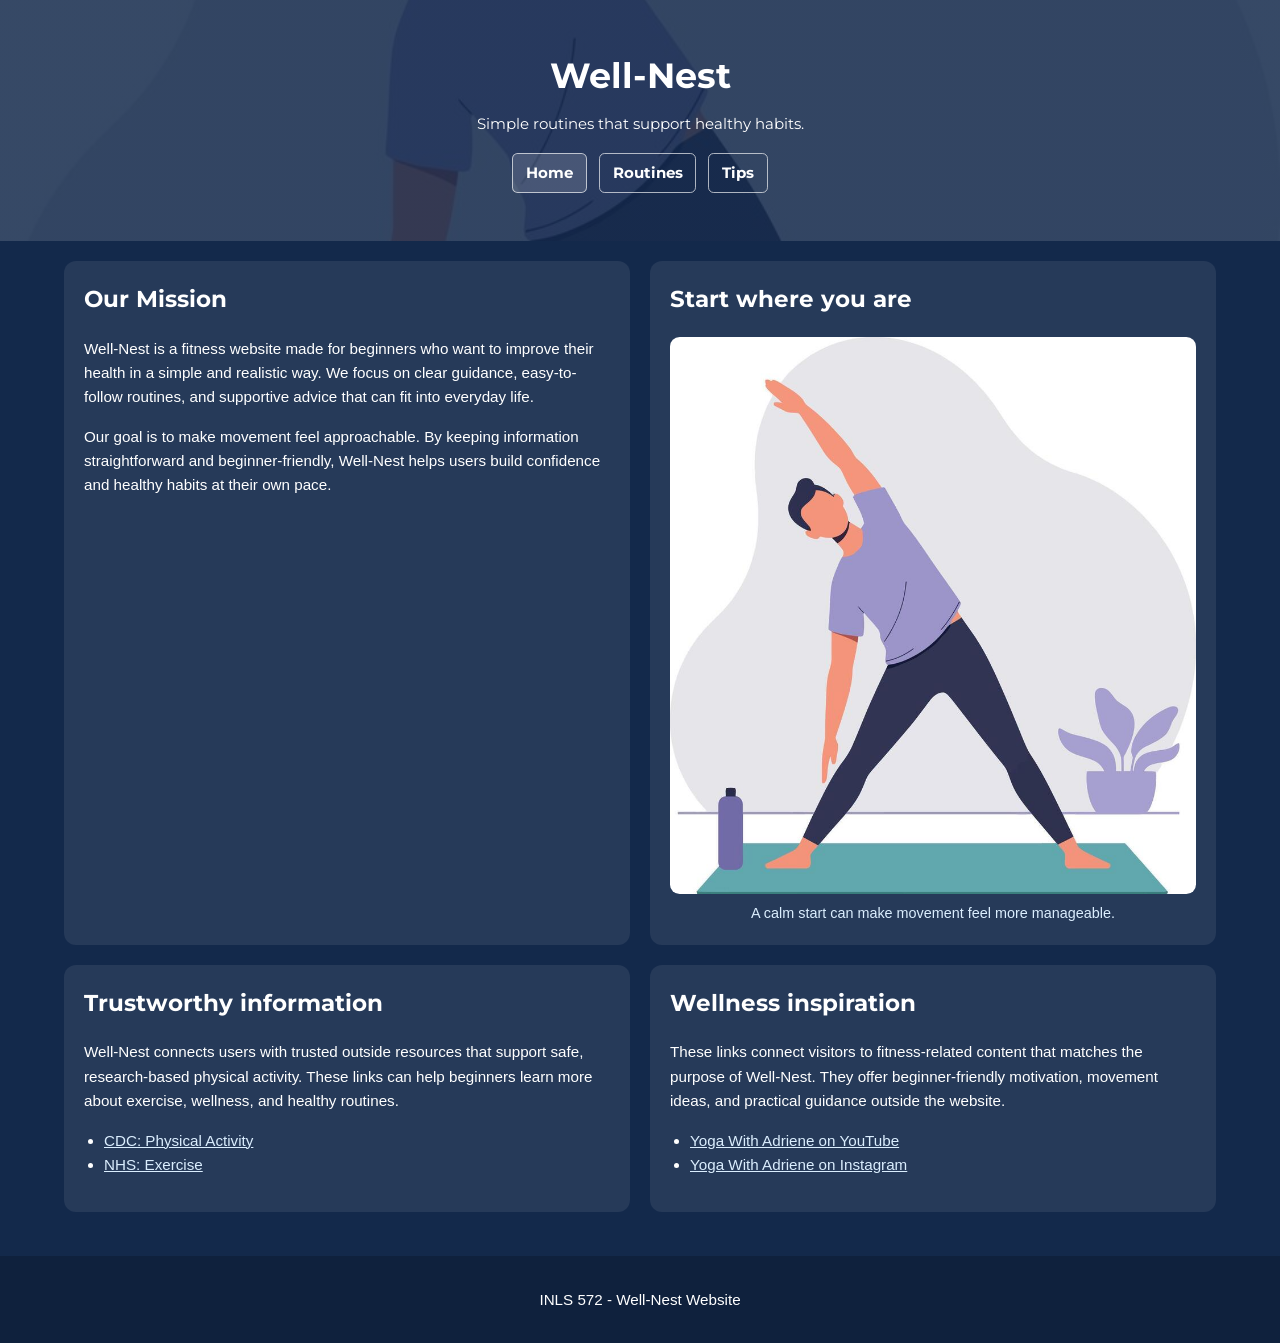
<file: INLS572/index.html>
<!DOCTYPE html>
<html lang="en">
<head>
    <meta charset="utf-8">
    <meta name="viewport" content="width=device-width, initial-scale=1.0">
    <title>Well-Nest | Home</title>

    <link rel="preconnect" href="https://fonts.googleapis.com">
    <link rel="preconnect" href="https://fonts.gstatic.com" crossorigin>
    <link href="https://fonts.googleapis.com/css2?family=Montserrat:wght@400;700&display=swap" rel="stylesheet">

    <link rel="stylesheet" href="css/style.css">
</head>

<body>
    <header class="site-header">
        <div class="hero">
            <h1>Well-Nest</h1>
            <p class="tagline">Simple routines that support healthy habits.</p>
            <nav class="site-nav" aria-label="Primary">
                <a href="index.html" aria-current="page">Home</a>
                <a href="routines.html">Routines</a>
                <a href="tips.html">Tips</a>
            </nav>
        </div>
    </header>

    <main class="home-layout">
        <section class="home-mission">
            <h2>Our Mission</h2>
            <p>
                Well-Nest is a fitness website made for beginners who want to improve their health
                in a simple and realistic way. We focus on clear guidance, easy-to-follow routines,
                and supportive advice that can fit into everyday life.
            </p>
            <p>
                Our goal is to make movement feel approachable. By keeping information
                straightforward and beginner-friendly, Well-Nest helps users build confidence and
                healthy habits at their own pace.
            </p>
        </section>

        <section class="home-image">
            <h2>Start where you are</h2>
            <figure class="home-figure">
                <img src="images/image1.jpg" alt="A person stretching in a calm indoor space" class="featured-img">
                <figcaption>A calm start can make movement feel more manageable.</figcaption>
            </figure>
        </section>

        <section class="home-trust">
            <h2>Trustworthy information</h2>
            <p>
                Well-Nest connects users with trusted outside resources that support safe,
                research-based physical activity. These links can help beginners learn more about
                exercise, wellness, and healthy routines.
            </p>
            <ul>
                <li><a href="https://www.cdc.gov/physicalactivity/" target="_blank" rel="noopener">CDC: Physical Activity</a></li>
                <li><a href="https://www.nhs.uk/live-well/exercise/" target="_blank" rel="noopener">NHS: Exercise</a></li>
            </ul>
        </section>

        <section class="home-links">
            <h2>Wellness inspiration</h2>
            <p>
                These links connect visitors to fitness-related content that matches the purpose of
                Well-Nest. They offer beginner-friendly motivation, movement ideas, and practical
                guidance outside the website.
            </p>
            <ul>
                <li>
                    <a href="https://www.youtube.com/@yogawithadriene" target="_blank" rel="noopener">
                        Yoga With Adriene on YouTube
                    </a>
                </li>
                <li>
                    <a href="https://www.instagram.com/yogawithadriene/" target="_blank" rel="noopener">
                        Yoga With Adriene on Instagram
                    </a>
                </li>
            </ul>
        </section>
    </main>

    <footer>
        <p>INLS 572 - Well-Nest Website</p>
    </footer>
</body>
</html>
</file>
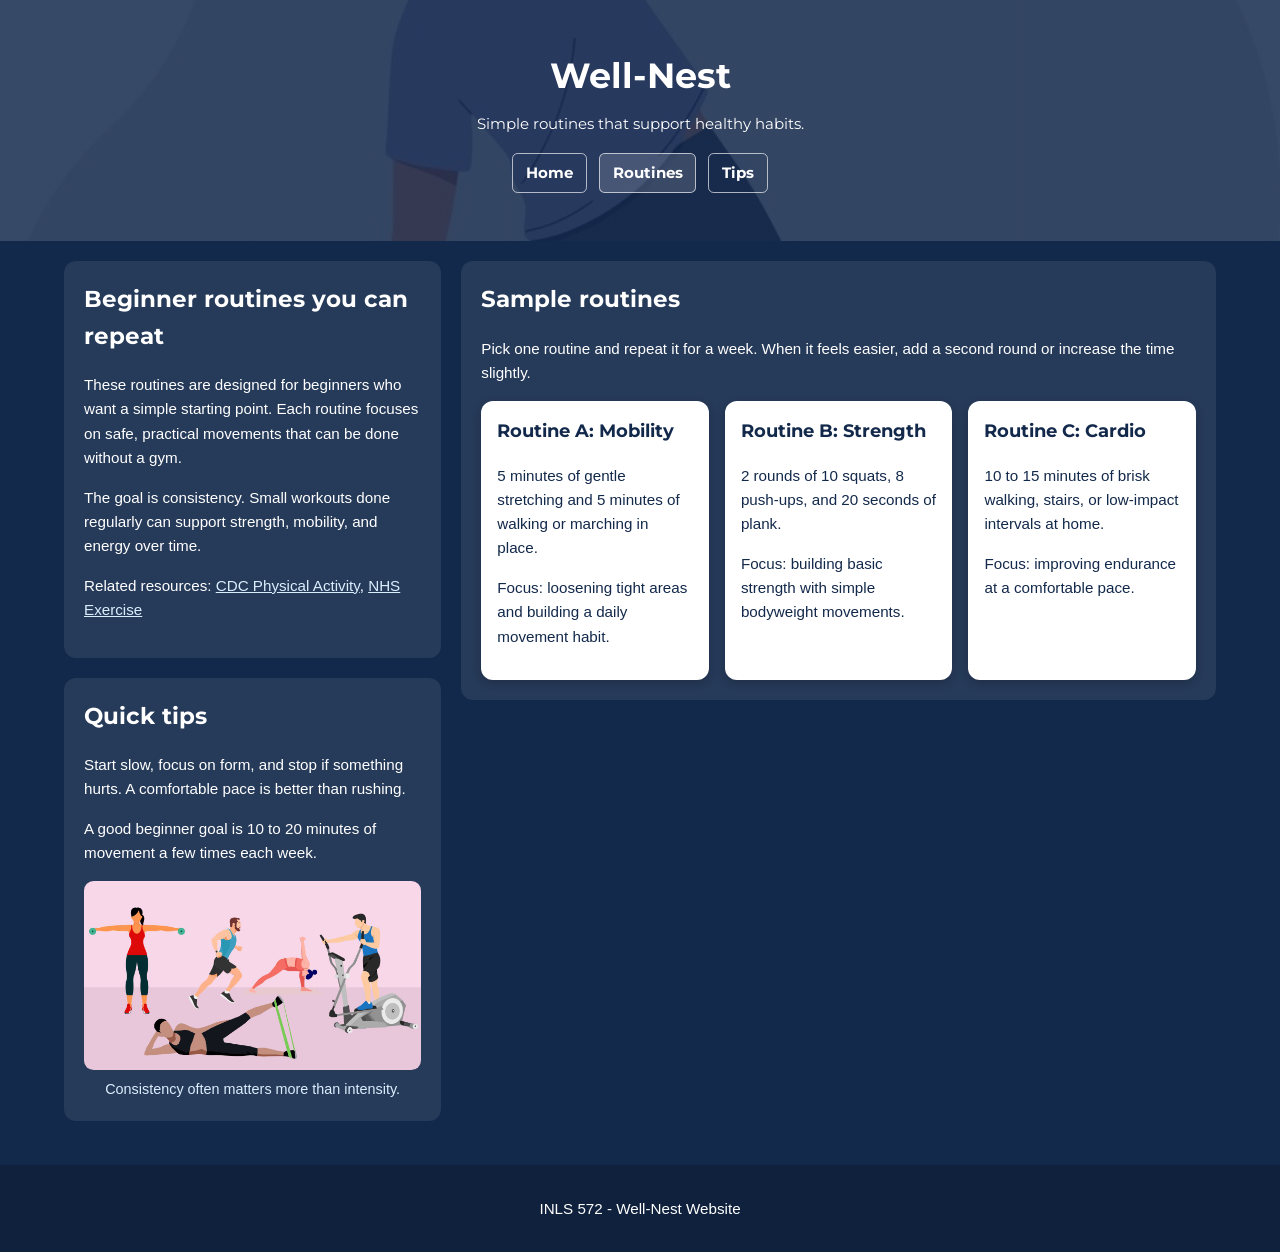
<file: INLS572/routines.html>
<!DOCTYPE html>
<html lang="en">
<head>
    <meta charset="utf-8">
    <meta name="viewport" content="width=device-width, initial-scale=1.0">
    <title>Well-Nest | Routines</title>

    <link rel="preconnect" href="https://fonts.googleapis.com">
    <link rel="preconnect" href="https://fonts.gstatic.com" crossorigin>
    <link href="https://fonts.googleapis.com/css2?family=Montserrat:wght@400;700&display=swap" rel="stylesheet">

    <link rel="stylesheet" href="css/style.css">
</head>

<body>
    <header class="site-header">
        <div class="hero">
            <h1>Well-Nest</h1>
            <p class="tagline">Simple routines that support healthy habits.</p>

            <nav class="site-nav" aria-label="Primary">
                <a href="index.html">Home</a>
                <a href="routines.html" aria-current="page">Routines</a>
                <a href="tips.html">Tips</a>
            </nav>
        </div>
    </header>

    <main class="page-grid">
        <section class="intro">
            <h2>Beginner routines you can repeat</h2>
            <p>
                These routines are designed for beginners who want a simple starting point. Each routine focuses on safe,
                practical movements that can be done without a gym.
            </p>
            <p>
                The goal is consistency. Small workouts done regularly can support strength, mobility, and energy over time.
            </p>
            <p>
                Related resources:
                <a href="https://www.cdc.gov/physicalactivity/" target="_blank" rel="noopener">CDC Physical Activity</a>,
                <a href="https://www.nhs.uk/live-well/exercise/" target="_blank" rel="noopener">NHS Exercise</a>
            </p>
        </section>

        <aside class="sidebar">
            <h2>Quick tips</h2>
            <p>
                Start slow, focus on form, and stop if something hurts. A comfortable pace is better than rushing.
            </p>
            <p>
                A good beginner goal is 10 to 20 minutes of movement a few times each week.
            </p>

            <figure class="side-figure">
                <img src="images/routine.jpg" alt="People doing simple at-home workouts" class="featured-img">
                <figcaption>Consistency often matters more than intensity.</figcaption>
            </figure>
        </aside>

        <section class="routine-section">
            <h2>Sample routines</h2>
            <p>
                Pick one routine and repeat it for a week. When it feels easier, add a second round or increase the time slightly.
            </p>

            <div class="routine-cards">
                <article class="card">
                    <h3>Routine A: Mobility</h3>
                    <p>5 minutes of gentle stretching and 5 minutes of walking or marching in place.</p>
                    <p>Focus: loosening tight areas and building a daily movement habit.</p>
                </article>

                <article class="card">
                    <h3>Routine B: Strength</h3>
                    <p>2 rounds of 10 squats, 8 push-ups, and 20 seconds of plank.</p>
                    <p>Focus: building basic strength with simple bodyweight movements.</p>
                </article>

                <article class="card">
                    <h3>Routine C: Cardio</h3>
                    <p>10 to 15 minutes of brisk walking, stairs, or low-impact intervals at home.</p>
                    <p>Focus: improving endurance at a comfortable pace.</p>
                </article>
            </div>
        </section>
    </main>

    <footer>
        <p>INLS 572 - Well-Nest Website</p>
    </footer>
</body>
</html>
</file>
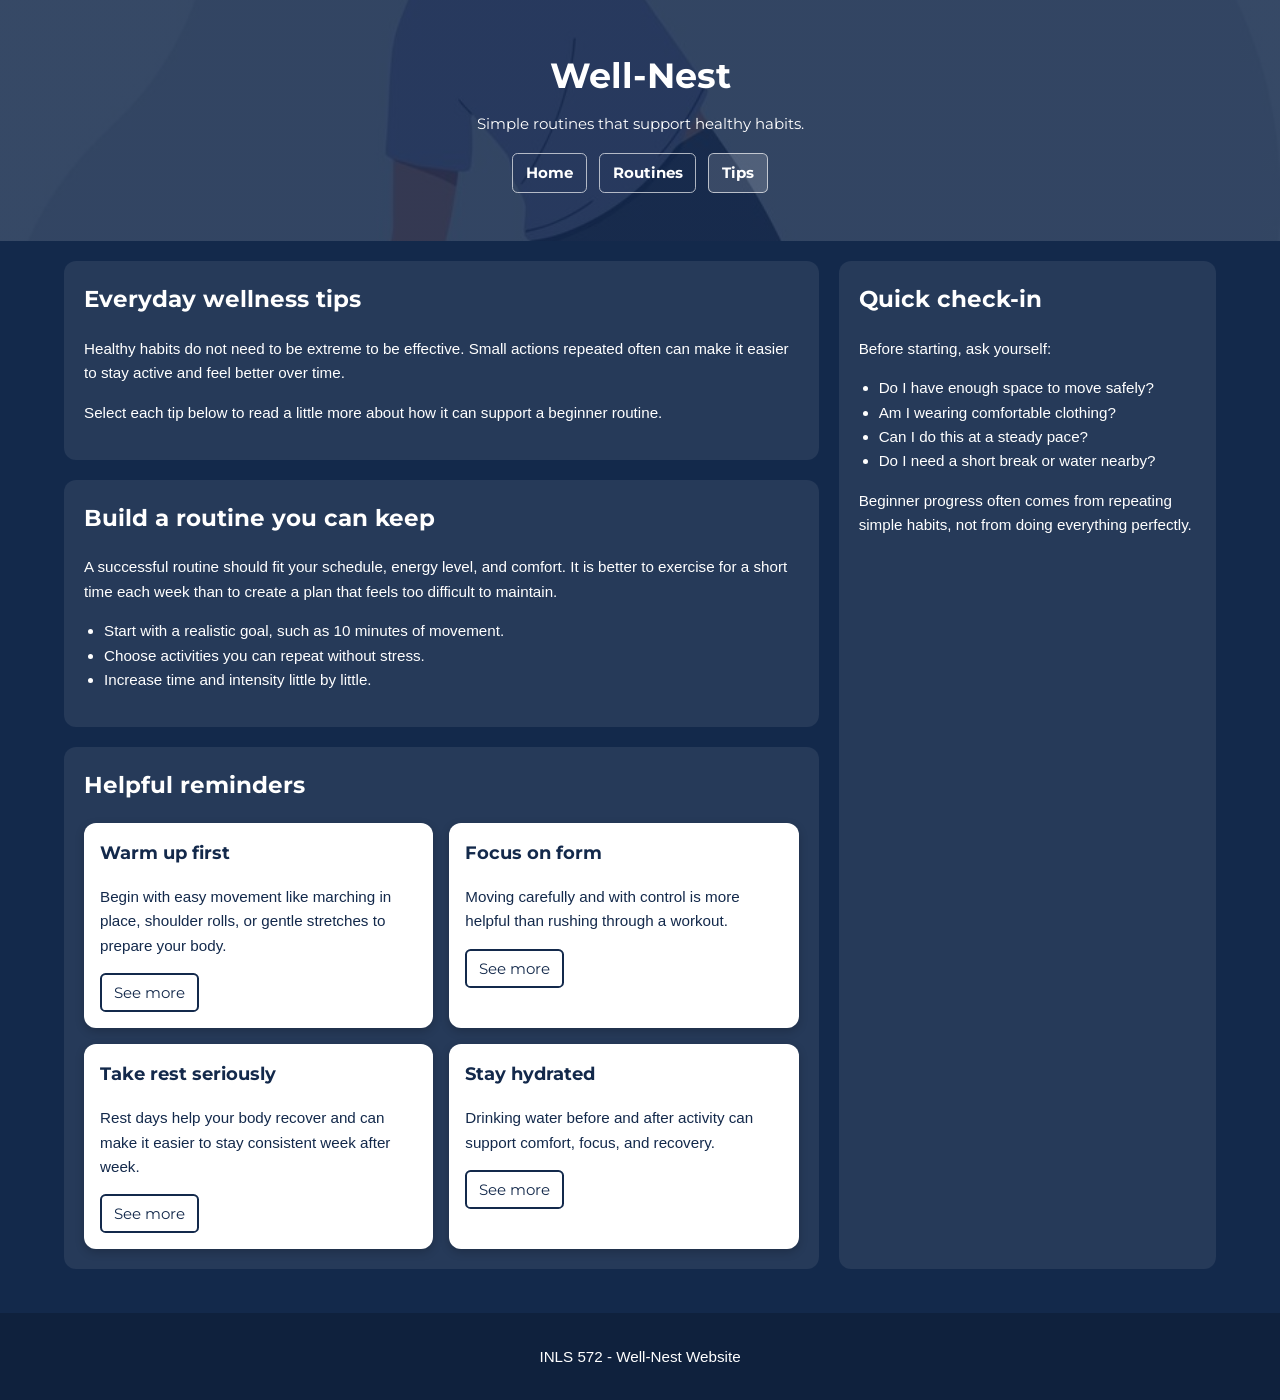
<file: INLS572/tips.html>
<!DOCTYPE html>
<html lang="en">
<head>
    <meta charset="utf-8">
    <meta name="viewport" content="width=device-width, initial-scale=1.0">
    <title>Well-Nest | Tips</title>

    <link rel="preconnect" href="https://fonts.googleapis.com">
    <link rel="preconnect" href="https://fonts.gstatic.com" crossorigin>
    <link href="https://fonts.googleapis.com/css2?family=Montserrat:wght@400;700&display=swap" rel="stylesheet">

    <link rel="stylesheet" href="css/style.css">
</head>

<body>
    <header class="site-header">
        <div class="hero">
            <h1>Well-Nest</h1>
            <p class="tagline">Simple routines that support healthy habits.</p>

            <nav class="site-nav" aria-label="Primary">
                <a href="index.html">Home</a>
                <a href="routines.html">Routines</a>
                <a href="tips.html" aria-current="page">Tips</a>
            </nav>
        </div>
    </header>

    <main class="tips-layout">
        <section class="tips-intro">
            <h2>Everyday wellness tips</h2>
            <p>
                Healthy habits do not need to be extreme to be effective. Small actions repeated
                often can make it easier to stay active and feel better over time.
            </p>
            <p>
                Select each tip below to read a little more about how it can support a beginner
                routine.
            </p>
        </section>

        <section class="tips-highlight">
            <h2>Build a routine you can keep</h2>
            <p>
                A successful routine should fit your schedule, energy level, and comfort. It is
                better to exercise for a short time each week than to create a plan that feels too
                difficult to maintain.
            </p>
            <ul>
                <li>Start with a realistic goal, such as 10 minutes of movement.</li>
                <li>Choose activities you can repeat without stress.</li>
                <li>Increase time and intensity little by little.</li>
            </ul>
        </section>

        <section class="tips-list">
            <h2>Helpful reminders</h2>

            <div class="tips-cards">
                <article class="tip-card">
                    <h3>Warm up first</h3>
                    <p>
                        Begin with easy movement like marching in place, shoulder rolls, or gentle
                        stretches to prepare your body.
                    </p>
                    <div class="tip-details" id="details1">
                        <p>
                            A short warm-up can help your body feel more ready for movement and may
                            make exercise feel more comfortable. Even a few minutes of light activity
                            can be enough for beginners.
                        </p>
                    </div>
                    <button class="toggle-btn" type="button" aria-expanded="false" aria-controls="details1">
                        See more
                    </button>
                </article>

                <article class="tip-card">
                    <h3>Focus on form</h3>
                    <p>
                        Moving carefully and with control is more helpful than rushing through a
                        workout.
                    </p>
                    <div class="tip-details" id="details2">
                        <p>
                            Good form can help beginners build confidence and understand each movement
                            better. Slower, controlled repetition is often more useful than trying to
                            do too much too quickly.
                        </p>
                    </div>
                    <button class="toggle-btn" type="button" aria-expanded="false" aria-controls="details2">
                        See more
                    </button>
                </article>

                <article class="tip-card">
                    <h3>Take rest seriously</h3>
                    <p>
                        Rest days help your body recover and can make it easier to stay consistent
                        week after week.
                    </p>
                    <div class="tip-details" id="details3">
                        <p>
                            Rest is part of progress. Taking breaks can help prevent burnout and can
                            make it easier to return to your routine with more energy.
                        </p>
                    </div>
                    <button class="toggle-btn" type="button" aria-expanded="false" aria-controls="details3">
                        See more
                    </button>
                </article>

                <article class="tip-card">
                    <h3>Stay hydrated</h3>
                    <p>
                        Drinking water before and after activity can support comfort, focus, and
                        recovery.
                    </p>
                    <div class="tip-details" id="details4">
                        <p>
                            Hydration supports your routine in simple ways. Keeping water nearby can
                            also encourage a more prepared and steady workout habit.
                        </p>
                    </div>
                    <button class="toggle-btn" type="button" aria-expanded="false" aria-controls="details4">
                        See more
                    </button>
                </article>
            </div>
        </section>

        <aside class="tips-sidebar">
            <h2>Quick check-in</h2>
            <p>Before starting, ask yourself:</p>
            <ul>
                <li>Do I have enough space to move safely?</li>
                <li>Am I wearing comfortable clothing?</li>
                <li>Can I do this at a steady pace?</li>
                <li>Do I need a short break or water nearby?</li>
            </ul>
            <p>
                Beginner progress often comes from repeating simple habits, not from doing
                everything perfectly.
            </p>
        </aside>
    </main>

    <footer>
        <p>INLS 572 - Well-Nest Website</p>
    </footer>

    <script src="js/tips.js"></script>
</body>
</html>
</file>
<file: INLS572/css/style.css>
body {
  font-family: Verdana, sans-serif;
  font-size: 0.95em;
  line-height: 1.6;
  margin: 0;
  color: #ffffff;
  background-color: #13294b;
}

img {
  max-width: 100%;
  height: auto;
  display: block;
}

.site-header {
  padding: 0;
}

.hero {
  padding: 3rem 1.25rem;
  text-align: center;
  background-image:
    linear-gradient(rgba(19, 41, 75, 0.85), rgba(19, 41, 75, 0.85)),
    url("../images/image1.jpg");
  background-position: center;
  background-repeat: no-repeat;
  background-size: cover;
}

.hero h1,
.hero .tagline,
h2,
h3,
.site-nav a,
.toggle-btn {
  font-family: "Montserrat", Verdana, sans-serif;
}

.hero h1 {
  margin: 0 0 0.5rem 0;
  font-size: 2.2rem;
  font-weight: 700;
  color: #ffffff;
}

.tagline {
  margin: 0 0 1rem 0;
}

.site-nav {
  display: flex;
  flex-wrap: wrap;
  justify-content: center;
  gap: 0.75rem;
}

.site-nav a {
  color: #ffffff;
  text-decoration: none;
  font-weight: 700;
  padding: 0.45rem 0.8rem;
  border: 1px solid rgba(255, 255, 255, 0.65);
  border-radius: 0.35rem;
}

.site-nav a:hover,
.site-nav a:focus,
.site-nav a[aria-current="page"] {
  background-color: rgba(255, 255, 255, 0.15);
}

main {
  max-width: 72rem;
  margin: 0 auto;
  padding: 1.25rem;
}

section,
aside,
article,
footer {
  box-sizing: border-box;
}

h2 {
  margin-top: 0;
  color: #ffffff;
}

h3 {
  margin-top: 0;
  color: #13294b;
}

p,
li {
  color: #ffffff;
}

ul {
  padding-left: 1.25rem;
}

a {
  color: #dbeefe;
}

a:hover,
a:focus {
  text-decoration: underline;
}

.home-layout,
.page-grid,
.tips-layout {
  display: grid;
  gap: 1.25rem;
}

.home-mission,
.home-image,
.home-trust,
.home-links,
.intro,
.sidebar,
.routine-section,
.tips-intro,
.tips-highlight,
.tips-list,
.tips-sidebar {
  background-color: rgba(255, 255, 255, 0.08);
  padding: 1.25rem;
  border-radius: 0.75rem;
}

.home-figure,
.side-figure {
  margin: 0;
}

.featured-img {
  width: 100%;
  height: auto;
  border-radius: 0.6rem;
}

figcaption {
  margin-top: 0.5rem;
  font-size: 0.9rem;
  text-align: center;
  color: #dbeefe;
}

.routine-cards,
.tips-cards {
  display: grid;
  gap: 1rem;
  margin-top: 1rem;
}

.card,
.tip-card {
  background-color: #ffffff;
  color: #13294b;
  padding: 1rem;
  border-radius: 0.75rem;
  box-shadow: 0 0.2rem 0.6rem rgba(0, 0, 0, 0.2);
}

.card p,
.tip-card p,
.tip-card li,
.card li {
  color: #13294b;
}

.tip-details {
  margin-top: 0.75rem;
}

.is-hidden {
  display: none;
}

.toggle-btn {
  font-size: 0.95rem;
  color: #13294b;
  background-color: #ffffff;
  border: 2px solid #13294b;
  padding: 0.5rem 0.75rem;
  cursor: pointer;
  border-radius: 0.35rem;
}

.toggle-btn:hover,
.toggle-btn:focus {
  background-color: #dbeefe;
}

footer {
  margin-top: 1.5rem;
  padding: 1rem;
  text-align: center;
  background-color: #0f213d;
  color: #ffffff;
}

/* Medium screens */
@media (min-width: 40em) {
  .home-layout {
    grid-template-columns: 1fr 1fr;
  }

  .home-mission {
    grid-column: 1 / 2;
  }

  .home-image {
    grid-column: 2 / 3;
  }

  .home-trust,
  .home-links {
    grid-column: span 1;
  }

  .page-grid {
    grid-template-columns: 1fr 1fr;
  }

  .intro {
    grid-column: 1 / 2;
  }

  .sidebar {
    grid-column: 2 / 3;
  }

  .routine-section {
    grid-column: 1 / 3;
  }

  .routine-cards,
  .tips-cards {
    grid-template-columns: repeat(2, minmax(0, 1fr));
  }

  .tips-layout {
    grid-template-columns: 2fr 1fr;
  }

  .tips-intro,
  .tips-highlight,
  .tips-list {
    grid-column: 1 / 2;
  }

  .tips-sidebar {
    grid-column: 2 / 3;
    grid-row: 1 / 4;
  }
}

@media (min-width: 64em) {
  .home-layout {
    grid-template-columns: repeat(4, 1fr);
  }

  .home-mission {
    grid-column: 1 / 3;
  }

  .home-image {
    grid-column: 3 / 5;
  }

  .home-trust {
    grid-column: 1 / 3;
  }

  .home-links {
    grid-column: 3 / 5;
  }

  .page-grid {
    grid-template-columns: 1fr 2fr;
    align-items: start;
  }

  .intro {
    grid-column: 1 / 2;
  }

  .sidebar {
    grid-column: 1 / 2;
  }

  .routine-section {
    grid-column: 2 / 3;
    grid-row: 1 / 3;
  }

  .routine-cards {
    grid-template-columns: repeat(3, minmax(0, 1fr));
  }

  .tips-cards {
    grid-template-columns: repeat(2, minmax(0, 1fr));
  }
}
</file>
